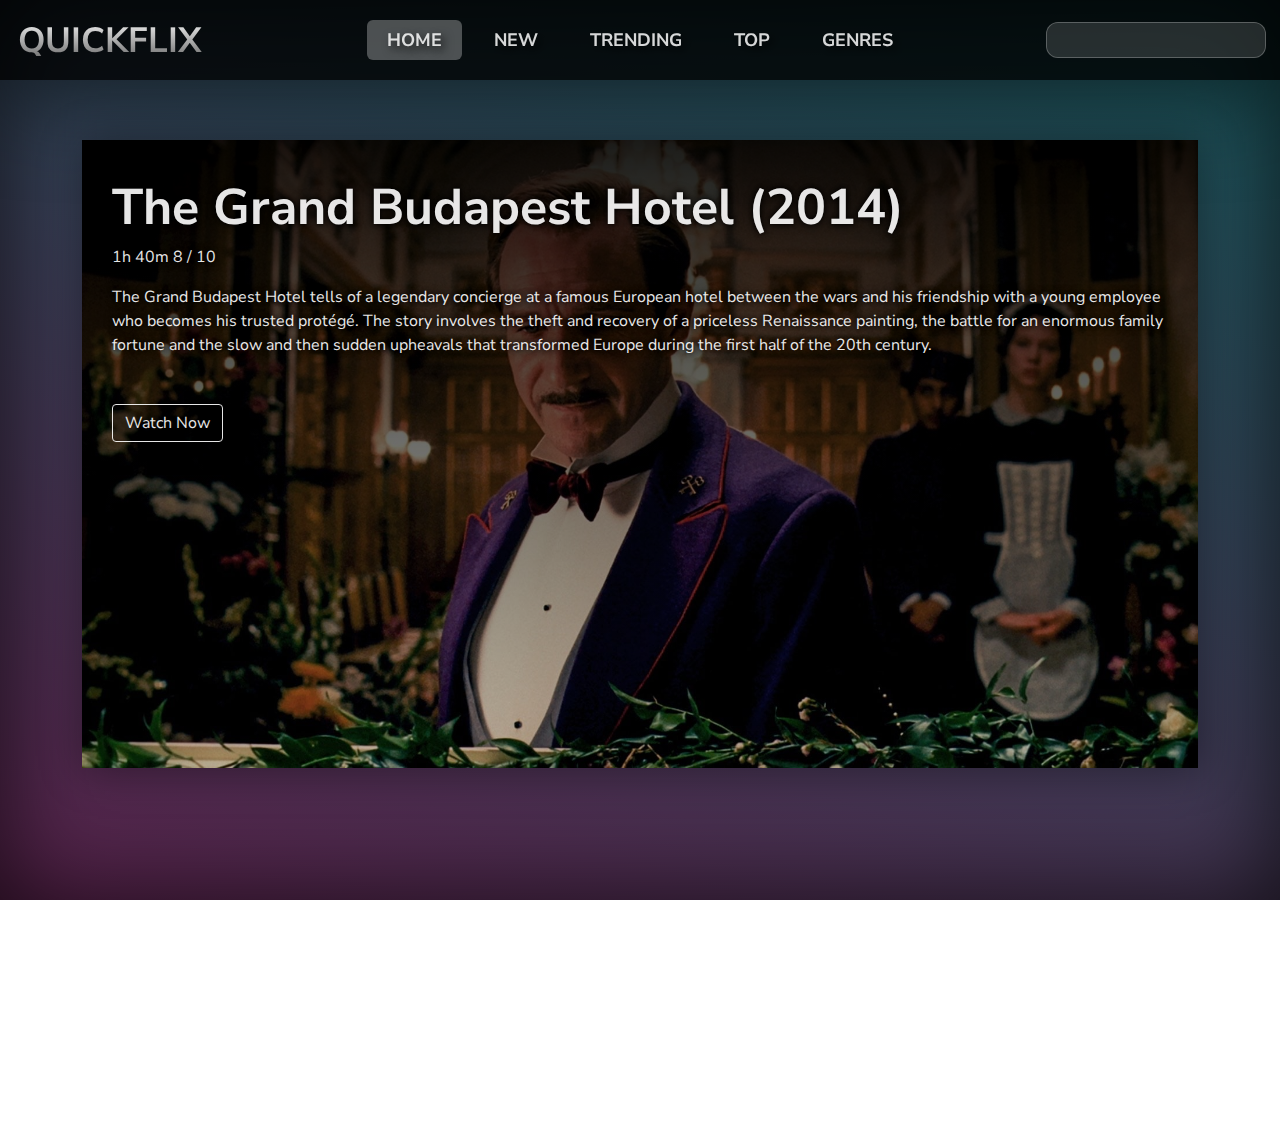
<file: index.html>
<!DOCTYPE html>
<html>
	<head>
		<meta charset="utf-8">
		<meta http-equiv="X-UA-Compatible" content="IE=edge">

		<!-- PAGE INFO -->
		<title>QuickFlix</title>
		<meta name="description" content="Watch Movies Here">
		<!-- FAVICON -->
		<link rel="icon" type="image/x-icon" href="media/icon.svg">
		<meta name="viewport" content="width=device-width, initial-scale=1">

		<!-- STYLESHEETS -->
		<link href="https://fonts.googleapis.com/css2?family=Nunito+Sans:wght@300;600;700&display=swap" rel="stylesheet">
		<link rel="stylesheet" href="https://use.fontawesome.com/releases/v5.15.1/css/all.css" integrity="sha384-vp86vTRFVJgpjF9jiIGPEEqYqlDwgyBgEF109VFjmqGmIY/Y4HV4d3Gp2irVfcrp" crossorigin="anonymous">
		<link rel="stylesheet" href="https://stackpath.bootstrapcdn.com/bootstrap/4.5.0/css/bootstrap.min.css">
		<link rel="stylesheet" href="css/home.css">

		<!-- Global site tag (gtag.js) - Google Analytics -->
		<script async src="https://www.googletagmanager.com/gtag/js?id=G-8278FV5JZN"></script>
		<script>
			window.dataLayer = window.dataLayer || [];
			function gtag(){dataLayer.push(arguments);}
			gtag('js', new Date());
			
			gtag('config', 'G-8278FV5JZN');
		</script>

	</head>

	<body>

		<div id="vignette"></div>

		<!-- INFO BOX OVERLAY -->
		<div id="overlay">
			<div id="infobox">
				<a class="close-button"></a>
				<div class="row">
					<!-- LEFT COLUMN -->
					<div class="col-md-4">
						<img class="poster">
						<br>
						<a href="player.html">
							<button class="play-button btn">Watch Now</button>
						</a>
					</div>
					<!-- RIGHT COLUMNS -->
					<div class="col-md-8">
						<div class="title"></div>
						<i class="far fa-clock"></i> <span class="runtime"></span> 
						(<span class="year"></span>)
						<br>
						<span class="rating"></span> / 10 <i class="fas fa-star"></i>
						(<span class="num-ratings"></span> Ratings)
						<div class="genres"></div>
						<div class="description"></div>
						<div class="languages-container">
							<b>Language</b>: <span class="languages"></span>
						</div>
						<div class="companies-container">
							<b>Production Companies</b>: <span class="companies"></span>
						</div>
					</div>
				</div>
				

			</div>
		</div>

		<!-- NAVBAR HEADER -->
		<div id="header-container">
			<div id="header">
				<!-- <img id="logo" src="icon.svg" alt=""> -->
				<!-- TITLE -->
				<div>
					<a id="site-title" href="index.html">QuickFlix</a>
				</div>
				<!-- HEADER LINKS -->
				<div id="header-links">
					<a class="header-current">Home</a>
					<a>New</a>
					<a>Trending</a>
					<a>Top</a>
					<a>Genres</a>
				</div>
				<!-- SEARCH BAR -->
				<div id="search-container">
					<input id="search-bar" type="text" class="form-control">
					<a id="search-button"></a>
				</div>
			</div>
		</div>

		<div id="container" class="text-center">

			<!-- SLIDESHOW -->
			<div id="slideshow" class="row text-left align-text-end">
				<div class="slide">
					<img src="media/1.jpg">
					<div class="slideshow-title">
						The Grand Budapest Hotel (2014)<br>
						<p><i class="far fa-clock"> </i>1h 40m <i class="fas fa-star"></i> 8 / 10</p>
						<p>The Grand Budapest Hotel tells of a legendary concierge at a famous European hotel between the wars and his friendship with a young employee who becomes his trusted protégé. The story involves the theft and recovery of a priceless Renaissance painting, the battle for an enormous family fortune and the slow and then sudden upheavals that transformed Europe during the first half of the 20th century.</p>
						<a href="player.html">
							<button class="btn">Watch Now</button>
						</a>
					</div>
				</div>
				<div class="slide">
					<img src="media/2.jpg">
					<div class="slideshow-title">
						My Hero Academia: Two Heroes (2018)<br>
						<p><i class="far fa-clock"> </i>1h 44m <i class="fas fa-star"></i> 8.4 / 10</p>
						<p>All Might and Deku accept an invitation to go abroad to a floating and mobile manmade city, called 'I Island', where they research quirks as well as hero supplemental items at the special 'I Expo' convention that is currently being held on the island. During that time, suddenly, despite an iron wall of security surrounding the island, the system is breached by a villain, and the only ones able to stop him are the students of Class 1-A.</p>
						<a href="player.html">
							<button class="btn">Watch Now</button>
						</a>
					</div>
				</div>
				<div class="slide">
					<img src="media/3.jpg">
					<div class="slideshow-title">
						Life is Beautiful (1997)<br>
						<p><i class="far fa-clock"> </i>1h 56m <i class="fas fa-star"></i> 8.5 / 10</p>
						<p>A touching story of an Italian book seller of Jewish ancestry who lives in his own little fairy tale. His creative and happy life would come to an abrupt halt when his entire family is deported to a concentration camp during World War II. While locked up he tries to convince his son that the whole thing is just a game.</p>
						<a href="player.html">
							<button class="btn">Watch Now</button>
						</a>
					</div>
				</div>
			</div>

		 <!-- MAIN CONTENT -->
			<div id="main"></div>

		</div>

		<!-- SCRIPTS -->
		<script src="https://code.jquery.com/jquery-3.5.1.min.js"></script>
		<script src="js/home.js"></script>
		
	</body>
</html>
</file>
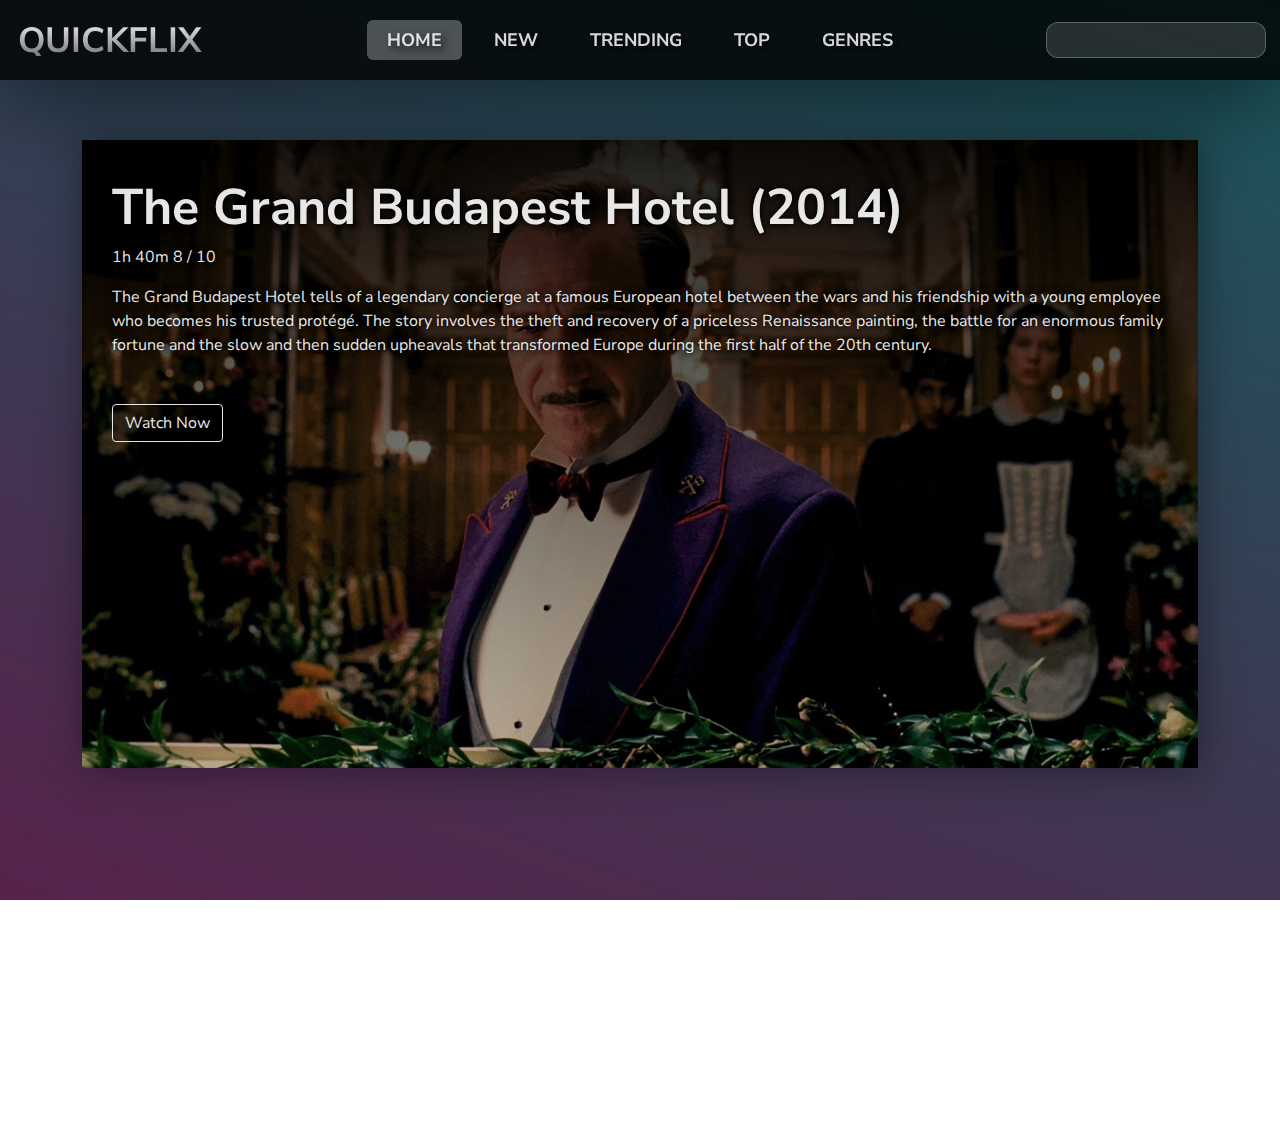
<file: home.html>
<!DOCTYPE html>
<html>
	<head>
		<meta charset="utf-8">
		<meta http-equiv="X-UA-Compatible" content="IE=edge">

		<!-- PAGE INFO -->
		<title>QuickFlix</title>
		<meta name="description" content="Watch Movies Here">
		<!-- FAVICON -->
		<link rel="icon" type="image/x-icon" href="media/icon.svg">
		<meta name="viewport" content="width=device-width, initial-scale=1">

		<!-- STYLESHEETS -->
		<link href="https://fonts.googleapis.com/css2?family=Nunito+Sans:wght@300;600;700&display=swap" rel="stylesheet">
		<link rel="stylesheet" href="https://use.fontawesome.com/releases/v5.15.1/css/all.css" integrity="sha384-vp86vTRFVJgpjF9jiIGPEEqYqlDwgyBgEF109VFjmqGmIY/Y4HV4d3Gp2irVfcrp" crossorigin="anonymous">
		<link rel="stylesheet" href="https://stackpath.bootstrapcdn.com/bootstrap/4.5.0/css/bootstrap.min.css">
		<link rel="stylesheet" href="css/home.css">

	</head>

	<body>

		<!-- INFO BOX OVERLAY -->
		<div id="overlay">
			<div id="infobox">
				<a class="close-button"></a>
				<div class="row">
					<!-- LEFT COLUMN -->
					<div class="col-md-4">
						<img class="poster">
						<a href="player.html">
							<button class="play-button btn">Watch Now</button>
						</a>
					</div>
					<!-- RIGHT COLUMNS -->
					<div class="col-md-8">
						<div class="title"></div>
						<i class="far fa-clock"></i> <span class="runtime"></span> 
						(<span class="year"></span>)
						<br>
						<span class="rating"></span> / 10 <i class="fas fa-star"></i>
						(<span class="num-ratings"></span> Ratings)
						<div class="genres"></div>
						<div class="description"></div>
						<div class="languages-container">
							<b>Language</b>: <span class="languages"></span>
						</div>
						<div class="companies-container">
							<b>Production Companies</b>: <span class="companies"></span>
						</div>
					</div>
				</div>
				

			</div>
		</div>

		<!-- NAVBAR HEADER -->
		<div id="header-container">
			<div id="header">
				<!-- <img id="logo" src="icon.svg" alt=""> -->
				<!-- TITLE -->
				<div>
					<a id="site-title" href="home.html">QuickFlix</a>
				</div>
				<!-- HEADER LINKS -->
				<div id="header-links">
					<a class="header-current">Home</a>
					<a>New</a>
					<a>Trending</a>
					<a>Top</a>
					<a>Genres</a>
				</div>
				<!-- SEARCH BAR -->
				<div id="search-container">
					<input id="search-bar" type="text" class="form-control">
					<a id="search-button"></a>
				</div>
			</div>
		</div>

		<div id="container" class="text-center">

			<!-- SLIDESHOW -->
			<div id="slideshow" class="row text-left align-text-end">
				<div class="slide">
					<img src="media/1.jpg">
					<div class="slideshow-title">
						The Grand Budapest Hotel (2014)<br>
						<p><i class="far fa-clock"> </i>1h 40m <i class="fas fa-star"></i> 8 / 10</p>
						<p>The Grand Budapest Hotel tells of a legendary concierge at a famous European hotel between the wars and his friendship with a young employee who becomes his trusted protégé. The story involves the theft and recovery of a priceless Renaissance painting, the battle for an enormous family fortune and the slow and then sudden upheavals that transformed Europe during the first half of the 20th century.</p>
						<a href="player.html">
							<button class="btn">Watch Now</button>
						</a>
					</div>
				</div>
				<div class="slide">
					<img src="media/2.jpg">
					<div class="slideshow-title">
						My Hero Academia: Two Heroes (2018)<br>
						<p><i class="far fa-clock"> </i>1h 44m <i class="fas fa-star"></i> 8.4 / 10</p>
						<p>All Might and Deku accept an invitation to go abroad to a floating and mobile manmade city, called 'I Island', where they research quirks as well as hero supplemental items at the special 'I Expo' convention that is currently being held on the island. During that time, suddenly, despite an iron wall of security surrounding the island, the system is breached by a villain, and the only ones able to stop him are the students of Class 1-A.</p>
						<a href="player.html">
							<button class="btn">Watch Now</button>
						</a>
					</div>
				</div>
				<div class="slide">
					<img src="media/3.jpg">
					<div class="slideshow-title">
						Life is Beautiful (1997)<br>
						<p><i class="far fa-clock"> </i>1h 56m <i class="fas fa-star"></i> 8.5 / 10</p>
						<p>A touching story of an Italian book seller of Jewish ancestry who lives in his own little fairy tale. His creative and happy life would come to an abrupt halt when his entire family is deported to a concentration camp during World War II. While locked up he tries to convince his son that the whole thing is just a game.</p>
						<a href="player.html">
							<button class="btn">Watch Now</button>
						</a>
					</div>
				</div>
			</div>

		 <!-- MAIN CONTENT -->
			<div id="main"></div>

		</div>

		<!-- SCRIPTS -->
		<script src="https://code.jquery.com/jquery-3.5.1.min.js"></script>
		<script src="js/home.js"></script>
		
	</body>
</html>
</file>
<file: css/home.css>
body {
	color: white;
	font-family: 'Nunito Sans', sans-serif;
	text-align: center;
	background-image: linear-gradient(20deg, rgba(70, 11, 56, 0.906), rgba(10, 77, 82, 0.94));
	background-attachment: fixed;
	height: 100%;
	min-height: 1000px;
}

#container {
	margin: 50px 20px;
	height: 100vh;
	z-index: 20;
}

a {
	font-size: 18px;
	color: #79b7bb;
	line-height: 40px;
}

a:hover {
	color: #79b7bb;
}

img {
	max-width: 200px;
}

.btn {
	color: white;
	background-color: rgba(0, 0, 0, 0.288);
	border-color: white;
	margin: 0;
}

.btn:hover {
	color: white;
	background-color: rgba(255, 255, 255, 0.301);
}

.row {
	height: 100%;
}

.noscroll { 
	overflow: hidden;
}

#vignette {
	position: fixed;
	top: 0;
	left: 0;
	width: 100%;
	height: 100%;
	box-shadow: 0 0 100px rgba(0, 0, 0, 0.714) inset;
	z-index: -1;
}

#overlay {
	position: fixed;
	overflow-y: scroll;
	top: 0;
	right: 0;
	bottom: 0;
	left: 0;
	background-color: rgba(0, 0, 0, 0.548);
	visibility: hidden;
	opacity: 0;
	text-align: center;
	transition: 0.3s;
	z-index: 0;
}

#infobox {
	height: 80%;
	width: 80%;
	color: white;
	background-color: rgba(10, 71, 74, 0.817);
	background-size: auto;
	box-shadow: 2px 2px 30px rgb(0, 0, 0);
	border-radius: 30px;
	margin: auto;
	margin-top: 4%;
	padding-top: 20px;
	padding-bottom: 40px;
	transform: translateY(30px);
	transition: 0.2s;
	visibility: hidden;
	text-shadow: 0 0 20px rgb(0, 0, 0), 0 0 20px rgb(0, 0, 0);
}

#infobox.visible {
	transform: translateY(0px);
	opacity: 0.98;
	visibility: visible;
}

.close-button:before, .close-button {
	float: right;
	display: absolute;
	margin-right: 8px;
	margin-top: -8px;
	color: white;
	opacity: 0.8;
	content: '\f057';
	font-family: 'Font Awesome 5 Free';
	font-weight: 600;
	font-size: 28px;
	width: 30px;
	height: 30px;
	cursor: pointer;
}

#infobox .poster {
	margin-top: 20px;
	margin-bottom: 10px;
	box-shadow: 2px 2px 40px rgba(0, 0, 0, 0.399);
}

.play-button {
	margin-top: 30px;
}

.title {
	font-size: 40px;
	line-height: 44px;
	margin-bottom: 4px;
	text-shadow: 0 0 20px rgb(0, 0, 0), 0 0 20px rgb(0, 0, 0);
}

.genres {
	margin-top: 20px;
	text-shadow: none;
}

.genre {
	margin: 0 4px;
	padding: 4px 10px;
	border-radius: 14px;
	background-color: #679b9fb7;
	white-space: nowrap;
	box-shadow: 4px 4px 20px rgba(0, 0, 0, 0.295);
}

.description {
	margin: 20px 10px;
}

.companies {
	margin-top: 4px;
	margin-bottom: 20px;
}

#header-container {
	display: table;
	z-index: 30;
	position: fixed;
}

#header {
	position: fixed;
	float: left;
	top: 0;
	height: 80px;
	width: 100%;
	display: table-cell;
	vertical-align: middle;
	color:rgba(255, 255, 255, 0.838);
	background-color: rgba(0, 0, 0, 0.803);
	box-shadow: 0 4px 100px rgba(0, 0, 0, 0.714);
}

#header-links {
	display: inline-block;
	font-size: 16px;
	font-weight: bold;
	text-transform: uppercase;
	margin: 0;
	position: absolute;
	top: 50%;
	left: 50%;
	-ms-transform: translate(-50%, -50%);
	transform: translate(-50%, -50%);
}

#header-links a {
	color:rgba(255, 255, 255, 0.838);
	display: inline-block;
	cursor: pointer;
	padding: 0 20px;
	border-radius: 6px;
	margin: 0 4px;
	text-shadow: 4px 4px 10px rgba(0, 0, 0, 0.836);
}

.header-current, #header-links a:hover {
	background-color: rgba(255, 255, 255, 0.281);
	text-decoration: none;
}

#site-title {
	/* color: rgba(255, 255, 255, 0.838); */
	font-size: 50px;
	font-weight: 700;
	font-variant-caps: all-small-caps;
	position: absolute;
	left: 18px;
	top: 50%;
	margin-top: -4px;
	-ms-transform: translateY(-50%);
	transform: translateY(-50%);
	/* text-shadow: 4px 4px 10px rgb(0, 0, 0), 4px 4px 10px rgb(0, 0, 0); */
	background-color: white;
	background-image: linear-gradient(0deg, rgb(121, 121, 121), rgb(255, 255, 255));
	background-size: 100%;
	background-repeat: repeat;
	-webkit-background-clip: text;
	-webkit-text-fill-color: transparent; 
	-moz-background-clip: text;
	-moz-text-fill-color: transparent;
}

#site-title:hover {
	text-decoration: none;
}

#search-container {
	position: absolute;
	right: 10px;
	vertical-align: middle;
	top: 50%;
	-ms-transform: translateY(-50%);
	transform: translateY(-50%);
}

#search-bar {
	display: inline-block;
	right: 100px;
	width: 220px;
	height: 36px;
	background-color: rgba(255, 255, 255, 0.132);
	border-radius: 12px;
	border-color: rgba(255, 255, 255, 0.345);
	color: white;
}

#search-button:before, #search-button {
	display: inline-block;
	margin-left: -20px;
	margin-top: -300px;
	color: rgba(255, 255, 255, 0.838);
	content: '\f002';
	font-family: 'Font Awesome 5 Free';
	font-weight: 600;
	font-size: 16px;
	width: 20px;
	height: 20px;
	cursor: pointer;
	z-index: 23;
	text-shadow: 0 4px 10px rgba(0, 0, 0, 0.81);
}

#slideshow {
	content: " "; 
	display: block;
	clear: both;
	min-height: 900px;
	width: 90%;
	margin: auto;
	margin-top: 140px;
	position: relative;
	padding: 10px;
	box-shadow: 2px 2px 40px rgba(0, 0, 0, 0.399);
}

#slideshow:after {
	content: " "; 
	display: block;
	clear: both;
}

#slideshow div {
	overflow: auto;
	display: block;
	position: absolute;
	top: 0;
	left: 0;
	right: 0;
	bottom: 0;
}

.slide {
	overflow: auto;
	position: relative;
	display: inline-block;
}

.slide:after {
	content: '';
	position: absolute;
	left: 0;
	top: 0;
	width: 100%;
	height: 100%;
	display: inline-block;
	background: linear-gradient(0deg, rgba(0, 0, 0, 0.24), rgba(0, 0, 0, 0.884));
}

#slideshow img {
	display: block;
	max-width: 100%;
	max-height: 100%;
}

.slideshow-title {
	display: block;
	float: bottom;
	position: absolute;
	bottom: 0;
	right: 0;
	font-size: 50px;
	font-weight: bold;
	opacity: 0.9;
	z-index: 3;
	padding: 30px;
	text-shadow: 0 0 30px rgb(0, 0, 0), 0 0 30px rgb(0, 0, 0);
	text-shadow: 0 0 4px rgb(0, 0, 0), 0 0 10px rgb(0, 0, 0);
}

.slideshow-title p {
	font-size: 16px;
	font-weight: normal;
	text-shadow: 0 0 4px rgb(0, 0, 0), 0 0 10px rgb(0, 0, 0);
}

#main {
	margin: 60px 0 100px 0;
}

.genre-heading {
	font-weight: bold;
	float: left;
	margin-left: 60px;
	text-shadow: 0 0 40px rgb(0, 0, 0), 0 0 30px rgb(0, 0, 0);
}

.genre_container {
	float: left;
	margin-bottom: 40px;
}

.movie {
	display: inline-block;
	margin: 10px 20px;
	cursor: pointer;
	box-shadow: 2px 2px 40px rgba(0, 0, 0, 0.399);
	transform: translateY(0);
	transition: 0.1s;
}

.movie:hover {
	transform: scale(1.1);
	box-shadow: 2px 2px 60px rgba(0, 0, 0, 0.747);
}

#footer {
	position: absolute;
	bottom: 0;
	display: block;
	width: 100%;
}

#footer-links a {
	font-size: 14px;
	text-transform: uppercase;
	color:rgba(255, 255, 255, 0.721);
	padding: 0 20px;
	border-radius: 6px;
	cursor: pointer;
}
</file>
